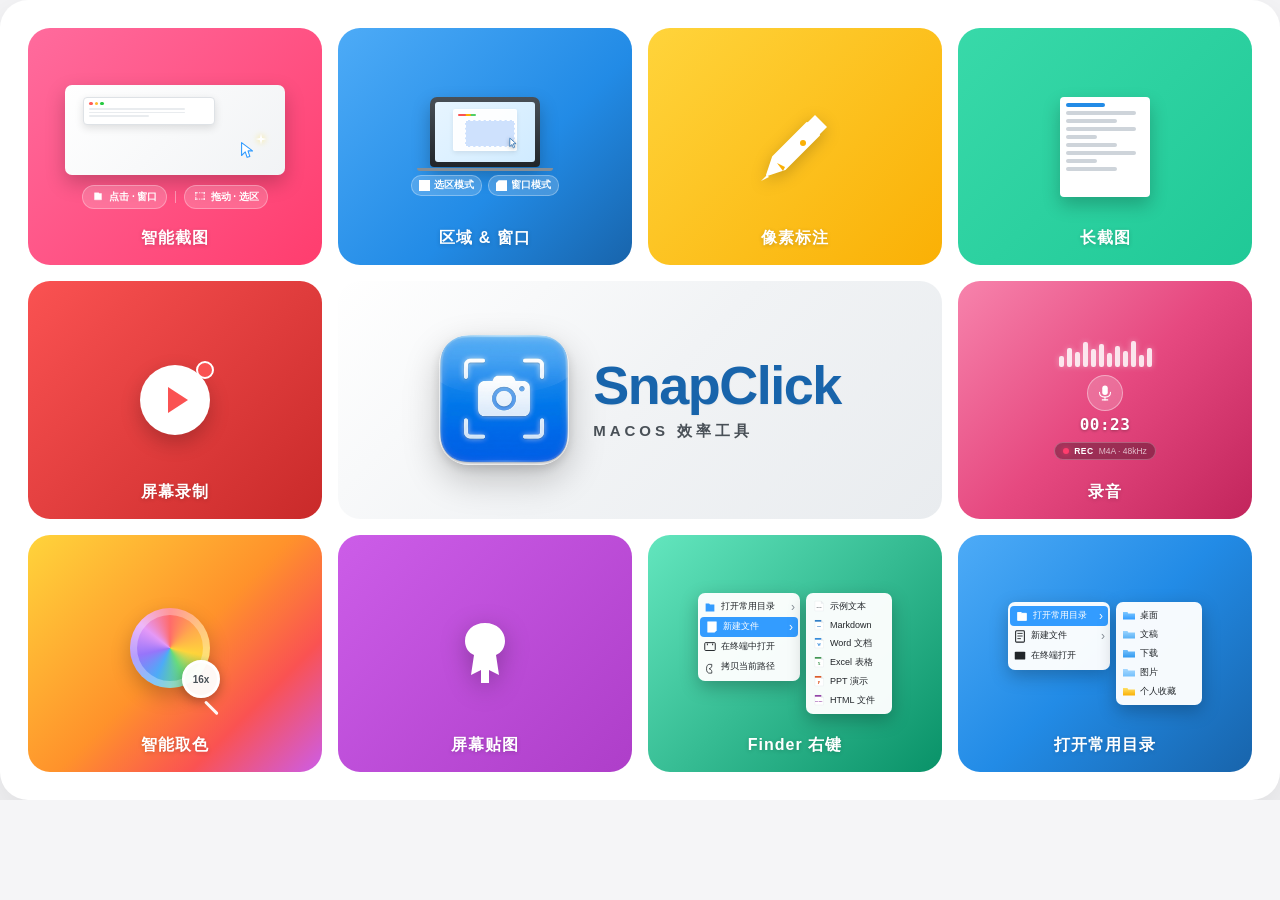
<file: Promotional/snapclick_promo.html>
<!DOCTYPE html>
<html lang="zh-CN">
<head>
<meta charset="UTF-8">
<title>SnapClick - App Store 宣传图</title>
<style>
  * { margin: 0; padding: 0; box-sizing: border-box; -webkit-font-smoothing: antialiased; }

  html, body {
    background: #f5f5f7;
    font-family: -apple-system, "PingFang SC", "SF Pro SC", "Helvetica Neue", sans-serif;
    width: 1280px;
    height: 800px;
    overflow: hidden;
  }

  .banner {
    width: 1280px;
    height: 800px;
    background: #ffffff;
    border-radius: 28px;
    padding: 28px;
    box-shadow: 0 20px 60px rgba(0, 0, 0, 0.12);
    display: grid;
    grid-template-columns: repeat(4, 1fr);
    grid-template-rows: repeat(3, 1fr);
    gap: 16px;
  }

  .card {
    border-radius: 22px;
    position: relative;
    overflow: hidden;
    display: flex;
    align-items: center;
    justify-content: center;
    cursor: default;
    transition: transform 0.3s ease;
  }

  .card.wide { grid-column: span 2; }

  .card-content {
    position: relative;
    z-index: 2;
    display: flex;
    flex-direction: column;
    align-items: center;
    justify-content: center;
    text-align: center;
    color: #fff;
    height: 100%;
    width: 100%;
    overflow: hidden;
    padding: 16px;
  }

  .card .label {
    position: absolute;
    bottom: 16px;
    left: 0;
    right: 0;
    text-align: center;
    font-size: 16px;
    font-weight: 600;
    color: #fff;
    letter-spacing: 1px;
    z-index: 5;
    text-shadow: 0 1px 4px rgba(0, 0, 0, 0.18);
  }

  /* ---------- 渐变色 ---------- */
  .g1 { background: linear-gradient(135deg, #ff6b9d 0%, #ff3d6e 100%); }
  .g23 { background: linear-gradient(135deg, #4dabf7 0%, #228be6 60%, #1864ab 100%); }
  .g4 { background: linear-gradient(135deg, #ffd43b 0%, #fab005 100%); }
  .g5 { background: linear-gradient(135deg, #38d9a9 0%, #20c997 100%); }
  .g-logo { background: linear-gradient(135deg, #ffffff 0%, #f1f3f5 50%, #e9ecef 100%); }
  .g7 { background: linear-gradient(135deg, #fa5252 0%, #c92a2a 100%); }
  .g-rec { background: linear-gradient(135deg, #f783ac 0%, #e64980 50%, #c2255c 100%); }
  .g9 { background: linear-gradient(135deg, #cc5de8 0%, #ae3ec9 100%); }
  .g-color { background: linear-gradient(135deg, #ffd43b 0%, #ff922b 50%, #fa5252 75%, #cc5de8 100%); }
  .g-finder { background: linear-gradient(135deg, #63e6be 0%, #099268 100%); }
  .g-fav { background: linear-gradient(135deg, #4dabf7 0%, #228be6 50%, #1864ab 100%); }

  /* ---------- Logo 卡片 ---------- */
  .logo-wrap {
    display: flex;
    flex-direction: row;
    align-items: center;
    justify-content: center;
    gap: 24px;
    width: 100%;
    height: 100%;
  }
  .logo-img {
    width: 130px;
    height: 130px;
    border-radius: 30px;
    box-shadow: 0 14px 36px rgba(0, 0, 0, 0.22), 0 4px 10px rgba(0, 0, 0, 0.12);
    flex-shrink: 0;
  }
  .logo-text-block {
    display: flex;
    flex-direction: column;
    align-items: flex-start;
    justify-content: center;
  }
  .logo-text {
    font-size: 54px;
    font-weight: 800;
    color: #1864ab;
    letter-spacing: -1.5px;
    text-shadow: 0 1px 2px rgba(0, 0, 0, 0.05);
    line-height: 1;
  }
  .logo-sub {
    font-size: 15px;
    font-weight: 700;
    color: #495057;
    letter-spacing: 4px;
    text-transform: uppercase;
    margin-top: 10px;
  }

  /* ---------- 真实主窗口卡片 ---------- */
  .real-window {
    width: 75%;
    max-width: 200px;
    background: #fff;
    border-radius: 8px;
    box-shadow: 0 10px 24px rgba(0, 0, 0, 0.22);
    overflow: hidden;
  }
  .real-window .traffic {
    background: #f6f6f6;
    height: 18px;
    display: flex;
    align-items: center;
    padding: 0 8px;
    gap: 4px;
    border-bottom: 1px solid #e9ecef;
  }
  .real-window .traffic span {
    width: 7px;
    height: 7px;
    border-radius: 50%;
  }
  .real-window .traffic span:nth-child(1) { background: #ff5f57; }
  .real-window .traffic span:nth-child(2) { background: #ffbd2e; }
  .real-window .traffic span:nth-child(3) { background: #28ca42; }
  .real-window .body {
    padding: 8px 10px;
    font-size: 8px;
    color: #212529;
    line-height: 1.5;
  }
  .real-window .body .section-title {
    font-size: 9px;
    font-weight: 700;
    margin-bottom: 5px;
    color: #212529;
  }
  .real-window .body .item {
    display: flex;
    align-items: center;
    gap: 6px;
    padding: 4px 0;
    border-bottom: 0.5px solid #f1f3f5;
  }
  .real-window .body .item:last-child { border-bottom: none; }
  .real-window .body .icon-circle {
    width: 14px;
    height: 14px;
    border-radius: 50%;
    flex-shrink: 0;
  }
  .real-window .body .item-text { flex: 1; }
  .real-window .body .item-text .name { font-weight: 600; font-size: 7.5px; }
  .real-window .body .item-text .desc { font-size: 6px; color: #868e96; }

  /* ---------- 智能截图卡片（自动识别点击/拖动） ---------- */
  .smart-mockup {
    width: 88%;
    max-width: 220px;
    display: flex;
    flex-direction: column;
    align-items: center;
    gap: 10px;
  }
  .smart-screen {
    width: 100%;
    height: 90px;
    background: linear-gradient(135deg, #fff 0%, #f1f3f5 100%);
    border-radius: 7px;
    box-shadow: 0 8px 20px rgba(0, 0, 0, 0.22);
    position: relative;
    padding: 8px 10px;
    overflow: hidden;
  }
  .smart-window {
    position: absolute;
    top: 12px;
    left: 18px;
    width: 60%;
    background: #fff;
    border: 0.5px solid #dee2e6;
    border-radius: 4px;
    padding: 4px 5px 5px 5px;
    box-shadow: 0 3px 8px rgba(0, 0, 0, 0.12);
  }
  .smart-tbar {
    display: flex;
    gap: 2px;
    margin-bottom: 3px;
  }
  .smart-tbar span {
    width: 3.5px;
    height: 3.5px;
    border-radius: 50%;
  }
  .smart-tbar span:nth-child(1) { background: #ff5f57; }
  .smart-tbar span:nth-child(2) { background: #ffbd2e; }
  .smart-tbar span:nth-child(3) { background: #28ca42; }
  .smart-wline {
    height: 1.5px;
    background: #e9ecef;
    border-radius: 1px;
    margin-bottom: 2px;
    width: 80%;
  }
  .smart-wline.short { width: 50%; }
  .smart-cursor {
    position: absolute;
    right: 26px;
    bottom: 14px;
    width: 22px;
    height: 22px;
  }
  .smart-cursor svg { width: 100%; height: 100%; }
  .smart-sparkle {
    position: absolute;
    top: -8px;
    right: -8px;
    width: 12px;
    height: 12px;
    filter: drop-shadow(0 0 3px rgba(255, 215, 0, 0.6));
  }
  .smart-sparkle svg { width: 100%; height: 100%; }
  .smart-modes {
    display: flex;
    align-items: center;
    gap: 8px;
    color: #fff;
    font-size: 10px;
    font-weight: 600;
  }
  .smart-mode {
    display: flex;
    align-items: center;
    gap: 4px;
    background: rgba(255, 255, 255, 0.18);
    border: 0.5px solid rgba(255, 255, 255, 0.3);
    padding: 4px 8px;
    border-radius: 12px;
    backdrop-filter: blur(8px);
    -webkit-backdrop-filter: blur(8px);
  }
  .smart-mode-icon { width: 14px; height: 14px; display: flex; align-items: center; }
  .smart-mode-icon svg { width: 100%; height: 100%; }
  .smart-mode-label { white-space: nowrap; }
  .smart-divider {
    width: 1px;
    height: 12px;
    background: rgba(255, 255, 255, 0.4);
  }

  /* ---------- 区域 & 窗口（合并卡） ---------- */
  .region-window-mockup {
    width: 88%;
    max-width: 220px;
    display: flex;
    flex-direction: column;
    align-items: center;
    gap: 8px;
  }
  .rw-top { width: 100%; display: flex; justify-content: center; }
  .rw-macbook {
    width: 110px;
    height: 70px;
    background: linear-gradient(180deg, #495057 0%, #212529 100%);
    border-radius: 7px 7px 4px 4px;
    padding: 5px;
    position: relative;
    box-shadow: 0 8px 18px rgba(0, 0, 0, 0.25);
  }
  .rw-macbook::after {
    content: '';
    position: absolute;
    bottom: -4px;
    left: -12%;
    right: -12%;
    height: 3px;
    background: #868e96;
    border-radius: 0 0 5px 5px;
  }
  .rw-screen {
    width: 100%;
    height: 100%;
    background: linear-gradient(135deg, #e7f5ff 0%, #d0ebff 100%);
    border-radius: 3px;
    position: relative;
    overflow: hidden;
  }
  .rw-window-frame {
    position: absolute;
    top: 12%;
    left: 18%;
    right: 18%;
    bottom: 18%;
    background: rgba(255, 255, 255, 0.92);
    border-radius: 2px;
    border: 1px solid rgba(255, 255, 255, 0.7);
    box-shadow: 0 2px 5px rgba(0, 0, 0, 0.08);
  }
  .rw-window-frame::before {
    content: '';
    position: absolute;
    top: 4px;
    left: 4px;
    width: 8px;
    height: 2px;
    background: #fa5252;
    border-radius: 1px;
    box-shadow: 5px 0 0 #fab005, 10px 0 0 #51cf66;
  }
  .rw-selection {
    position: absolute;
    top: 30%;
    left: 30%;
    right: 20%;
    bottom: 25%;
    border: 1.5px dashed #fff;
    background: rgba(69, 141, 247, 0.25);
    border-radius: 1px;
  }
  .rw-cursor {
    position: absolute;
    bottom: 12px;
    right: 14px;
    width: 14px;
    height: 14px;
  }
  .rw-cursor svg { width: 100%; height: 100%; filter: drop-shadow(0 1px 2px rgba(0, 0, 0, 0.3)); }
  .rw-modes {
    display: flex;
    gap: 6px;
    color: #fff;
    font-size: 9.5px;
    font-weight: 600;
  }
  .rw-mode {
    display: flex;
    align-items: center;
    gap: 4px;
    background: rgba(255, 255, 255, 0.18);
    border: 0.5px solid rgba(255, 255, 255, 0.3);
    padding: 3px 7px;
    border-radius: 10px;
    backdrop-filter: blur(8px);
    -webkit-backdrop-filter: blur(8px);
  }
  .rw-mode-icon {
    width: 11px;
    height: 11px;
    display: inline-block;
  }
  .rw-icon-region {
    background: #fff;
    -webkit-mask: radial-gradient(circle 2px at 0 0, transparent 99%, #000 100%) 0 0/3px 3px,
                  linear-gradient(#000, #000) 0 0/100% 100%;
    mask: radial-gradient(circle 2px at 0 0, transparent 99%, #000 100%) 0 0/3px 3px,
          linear-gradient(#000, #000) 0 0/100% 100%;
  }
  .rw-icon-window {
    background: #fff;
    clip-path: polygon(0 25%, 25% 0, 100% 0, 100% 100%, 0 100%);
  }

  /* ---------- 录音卡片 ---------- */
  .audio-mockup {
    width: 88%;
    max-width: 220px;
    display: flex;
    flex-direction: column;
    align-items: center;
    gap: 8px;
  }
  .audio-bars {
    display: flex;
    gap: 3px;
    align-items: flex-end;
    height: 28px;
    padding: 0 4px;
  }
  .audio-bars span {
    display: block;
    width: 5px;
    background: rgba(255, 255, 255, 0.85);
    border-radius: 2px;
    box-shadow: 0 0 6px rgba(255, 255, 255, 0.4);
  }
  .audio-bars span:nth-child(1) { height: 40%; }
  .audio-bars span:nth-child(2) { height: 70%; }
  .audio-bars span:nth-child(3) { height: 55%; }
  .audio-bars span:nth-child(4) { height: 90%; }
  .audio-bars span:nth-child(5) { height: 65%; }
  .audio-bars span:nth-child(6) { height: 85%; }
  .audio-bars span:nth-child(7) { height: 50%; }
  .audio-bars span:nth-child(8) { height: 75%; }
  .audio-bars span:nth-child(9) { height: 60%; }
  .audio-bars span:nth-child(10) { height: 95%; }
  .audio-bars span:nth-child(11) { height: 45%; }
  .audio-bars span:nth-child(12) { height: 70%; }
  .audio-center {
    display: flex;
    flex-direction: column;
    align-items: center;
    gap: 4px;
  }
  .audio-mic {
    width: 36px;
    height: 36px;
    background: rgba(255, 255, 255, 0.2);
    border: 1px solid rgba(255, 255, 255, 0.4);
    border-radius: 50%;
    display: flex;
    align-items: center;
    justify-content: center;
    backdrop-filter: blur(8px);
    -webkit-backdrop-filter: blur(8px);
  }
  .audio-mic svg { width: 22px; height: 22px; }
  .audio-time {
    font-family: -apple-system, "SF Mono", monospace;
    font-size: 16px;
    font-weight: 700;
    color: #fff;
    text-shadow: 0 1px 3px rgba(0, 0, 0, 0.3);
    letter-spacing: 0.5px;
  }
  .audio-hud-bar {
    display: flex;
    align-items: center;
    gap: 5px;
    background: rgba(0, 0, 0, 0.3);
    border: 0.5px solid rgba(255, 255, 255, 0.25);
    padding: 3px 8px;
    border-radius: 10px;
    font-size: 8.5px;
    color: #fff;
    font-weight: 600;
    backdrop-filter: blur(8px);
    -webkit-backdrop-filter: blur(8px);
  }
  .audio-rec-dot {
    width: 6px;
    height: 6px;
    background: #ff3d6e;
    border-radius: 50%;
    box-shadow: 0 0 6px rgba(255, 61, 110, 0.8);
    animation: rec-pulse 1.4s ease-in-out infinite;
  }
  @keyframes rec-pulse {
    0%, 100% { opacity: 1; }
    50% { opacity: 0.4; }
  }
  .audio-status { letter-spacing: 0.5px; }
  .audio-quality { color: rgba(255, 255, 255, 0.7); font-weight: 500; }

  /* ---------- 区域 & 窗口截图（双 MacBook 组合） ---------- */
  .macbook-pair {
    display: flex;
    gap: 8px;
    align-items: center;
  }
  .macbook-mini {
    width: 80px;
    height: 56px;
    background: linear-gradient(180deg, #495057 0%, #212529 100%);
    border-radius: 6px 6px 3px 3px;
    position: relative;
    padding: 4px;
    box-shadow: 0 6px 14px rgba(0, 0, 0, 0.22);
  }
  .macbook-mini::after {
    content: '';
    position: absolute;
    bottom: -3px;
    left: -10%;
    right: -10%;
    height: 3px;
    background: #868e96;
    border-radius: 0 0 4px 4px;
  }
  .macbook-mini .mini-screen {
    width: 100%;
    height: 100%;
    border-radius: 2px;
    position: relative;
  }
  .macbook-mini.left .mini-screen { background: linear-gradient(135deg, #ff8fa3, #ffa8a8); }
  .macbook-mini.right .mini-screen { background: linear-gradient(135deg, #ffe066, #ffa94d); }
  .mini-sel {
    position: absolute;
    border: 1.2px solid #fff;
    background: rgba(255, 255, 255, 0.2);
    width: 65%;
    height: 50%;
    top: 25%;
    left: 17%;
  }
  .mini-window {
    position: absolute;
    top: 18%;
    left: 12%;
    right: 12%;
    bottom: 22%;
    background: rgba(255, 255, 255, 0.85);
    border-radius: 2px;
    border: 1px solid #fff;
  }
  .mini-window::before {
    content: '';
    position: absolute;
    top: 0;
    left: 0;
    right: 0;
    height: 25%;
    background: rgba(0, 0, 0, 0.05);
    border-radius: 2px 2px 0 0;
  }

  /* 拆分后单张 MacBook */
  .macbook-single {
    width: 120px;
    height: 80px;
    position: relative;
    display: flex;
    align-items: center;
    justify-content: center;
  }
  .macbook-single .mini-screen {
    width: 110px;
    height: 72px;
    background: #fff;
    border-radius: 4px;
    box-shadow: 0 6px 16px rgba(0, 0, 0, 0.25);
    position: relative;
    overflow: hidden;
  }
  .macbook-single .mini-screen::after {
    content: '';
    position: absolute;
    bottom: -6px;
    left: 50%;
    transform: translateX(-50%);
    width: 124px;
    height: 6px;
    background: linear-gradient(180deg, #495057, #212529);
    border-radius: 0 0 4px 4px;
  }
  .macbook-single .mini-sel {
    position: absolute;
    top: 20px;
    left: 22px;
    right: 22px;
    bottom: 14px;
    background: rgba(255, 145, 43, 0.12);
    border: 2px dashed #ff922b;
    border-radius: 2px;
  }
  .macbook-single .crosshair {
    position: absolute;
    top: 50%;
    left: 50%;
    width: 10px;
    height: 10px;
    transform: translate(-50%, -50%);
    border-radius: 50%;
    background: #ff922b;
    box-shadow: 0 0 0 2px rgba(255, 145, 43, 0.3);
    z-index: 2;
  }
  .macbook-single .crosshair::before,
  .macbook-single .crosshair::after {
    content: '';
    position: absolute;
    background: #ff922b;
  }
  .macbook-single .crosshair::before {
    top: 50%;
    left: -8px;
    right: -8px;
    height: 1.5px;
    transform: translateY(-50%);
  }
  .macbook-single .crosshair::after {
    left: 50%;
    top: -8px;
    bottom: -8px;
    width: 1.5px;
    transform: translateX(-50%);
  }
  .macbook-single.window-mode .mini-screen {
    background: linear-gradient(135deg, #fff5e6, #ffe8cc);
  }
  .macbook-single .mini-window-frame {
    position: absolute;
    top: 16px;
    left: 14px;
    right: 14px;
    bottom: 12px;
    background: rgba(255, 255, 255, 0.9);
    border: 2px solid #ff922b;
    border-radius: 4px;
    box-shadow: 0 4px 12px rgba(0, 0, 0, 0.2);
  }
  .macbook-single .mini-window-frame::before {
    content: '';
    position: absolute;
    top: 5px;
    left: 6px;
    width: 4px;
    height: 4px;
    border-radius: 50%;
    background: #ff6b6b;
    box-shadow: 8px 0 0 #ffd43b, 16px 0 0 #51cf66;
  }

  /* ---------- 标注 - 画笔 ---------- */
  .brush-icon {
    width: 80px;
    height: 80px;
    position: relative;
  }
  .brush-icon svg {
    width: 100%;
    height: 100%;
    filter: drop-shadow(0 4px 8px rgba(0, 0, 0, 0.2));
  }

  /* ---------- 长截图 ---------- */
  .long-page {
    width: 90px;
    height: 100px;
    background: #fff;
    border-radius: 4px;
    box-shadow: 0 8px 18px rgba(0, 0, 0, 0.22);
    padding: 6px;
    display: flex;
    flex-direction: column;
    gap: 4px;
  }
  .long-page .bar {
    height: 4px;
    background: #ced4da;
    border-radius: 2px;
  }
  .long-page .bar.long { width: 90%; }
  .long-page .bar.med { width: 65%; }
  .long-page .bar.short { width: 40%; }
  .long-page .bar.colored { background: #fff; }

  /* ---------- 屏幕录制 ---------- */
  .rec-circle {
    width: 70px;
    height: 70px;
    background: #fff;
    border-radius: 50%;
    display: flex;
    align-items: center;
    justify-content: center;
    box-shadow: 0 8px 20px rgba(0, 0, 0, 0.22);
    position: relative;
  }
  .rec-circle::before {
    content: '';
    width: 0;
    height: 0;
    border-left: 20px solid #fa5252;
    border-top: 13px solid transparent;
    border-bottom: 13px solid transparent;
    margin-left: 5px;
  }
  .rec-circle::after {
    content: '';
    position: absolute;
    top: -4px;
    right: -4px;
    width: 14px;
    height: 14px;
    background: #fa5252;
    border-radius: 50%;
    border: 2px solid #fff;
    animation: pulse 1.5s infinite;
  }
  @keyframes pulse {
    0%, 100% { opacity: 1; transform: scale(1); }
    50% { opacity: 0.6; transform: scale(1.15); }
  }

  /* ---------- 录音 ---------- */
  .mic-icon {
    width: 60px;
    height: 60px;
    background: rgba(255, 255, 255, 0.95);
    border-radius: 50%;
    display: flex;
    align-items: center;
    justify-content: center;
    box-shadow: 0 6px 16px rgba(0, 0, 0, 0.22);
  }
  .mic-icon svg {
    width: 32px;
    height: 32px;
  }

  /* ---------- 智能取色放大镜 ---------- */
  .color-picker-wrap {
    position: relative;
    width: 90px;
    height: 90px;
  }
  .color-wheel {
    width: 80px;
    height: 80px;
    border-radius: 50%;
    background: conic-gradient(
      from 0deg,
      #ff6b6b, #ffa94d, #ffd43b, #69db7c, #4dabf7, #9775fa, #e599f7, #ff6b6b
    );
    box-shadow: 0 8px 20px rgba(0, 0, 0, 0.22), inset 0 0 0 7px rgba(255, 255, 255, 0.3);
    position: absolute;
    top: 0;
    left: 0;
  }
  .magnifier {
    position: absolute;
    bottom: 0;
    right: 0;
    width: 38px;
    height: 38px;
    background: rgba(255, 255, 255, 0.95);
    border-radius: 50%;
    border: 3px solid #fff;
    box-shadow: 0 4px 12px rgba(0, 0, 0, 0.3);
    display: flex;
    align-items: center;
    justify-content: center;
    font-size: 10px;
    font-weight: 700;
    color: #495057;
  }
  .magnifier::after {
    content: '';
    position: absolute;
    bottom: -8px;
    right: -6px;
    width: 18px;
    height: 3px;
    background: rgba(255, 255, 255, 0.95);
    transform: rotate(45deg);
    transform-origin: left center;
    border-radius: 2px;
  }

  /* ---------- 屏幕贴图 ---------- */
  .pin-icon {
    width: 76px;
    height: 76px;
    position: relative;
  }
  .pin-icon svg {
    width: 100%;
    height: 100%;
    filter: drop-shadow(0 6px 12px rgba(0, 0, 0, 0.25));
  }

  /* ---------- Finder 右键增强 ---------- */
  .finder-wrap {
    position: relative;
    width: 130px;
    height: 90px;
  }
  .finder-folder {
    width: 80px;
    height: 64px;
    background: #fff;
    border-radius: 6px;
    position: absolute;
    top: 8px;
    left: 0;
    box-shadow: 0 6px 16px rgba(0, 0, 0, 0.2);
    display: flex;
    flex-direction: column;
    padding: 8px;
    gap: 4px;
  }
  .finder-folder .folder-tab {
    width: 30px;
    height: 6px;
    background: #adb5bd;
    border-radius: 2px 2px 0 0;
    position: absolute;
    top: -3px;
    left: 6px;
  }
  .finder-folder .line {
    height: 3px;
    background: #dee2e6;
    border-radius: 2px;
  }
  .finder-folder .line:nth-child(2) { width: 70%; }
  .finder-folder .line:nth-child(3) { width: 50%; }
  .finder-folder .line:nth-child(4) { width: 80%; }
  .context-menu {
    position: absolute;
    bottom: 0;
    right: 0;
    background: rgba(255, 255, 255, 0.97);
    border-radius: 6px;
    padding: 4px 0;
    box-shadow: 0 6px 18px rgba(0, 0, 0, 0.25);
    min-width: 56px;
  }
  .context-menu .item {
    padding: 4px 10px;
    font-size: 9px;
    color: #212529;
    text-align: left;
  }
  .context-menu .item.highlight {
    background: #228be6;
    color: #fff;
    border-radius: 3px;
    margin: 0 3px;
  }
  .context-cursor {
    position: absolute;
    bottom: 4px;
    right: 8px;
    width: 12px;
    height: 16px;
    background: #fff;
    clip-path: polygon(0 0, 0 100%, 35% 70%, 50% 100%, 65% 95%, 50% 65%, 80% 60%);
    filter: drop-shadow(0 1px 2px rgba(0, 0, 0, 0.3));
  }

  /* ---------- 打开常用目录（参照真实 Finder 右键菜单） ---------- */
  .ctx-pair {
    display: flex;
    gap: 6px;
    align-items: flex-start;
  }
  .ctx-main {
    width: 102px;
    background: rgba(255, 255, 255, 0.96);
    border-radius: 7px;
    box-shadow: 0 6px 18px rgba(0, 0, 0, 0.25);
    padding: 4px 0;
  }
  .ctx-main .ctx-item {
    display: flex;
    align-items: center;
    gap: 4px;
    padding: 3px 5px;
    font-size: 8.5px;
    color: #212529;
    font-weight: 500;
    white-space: nowrap;
    overflow: hidden;
    text-overflow: ellipsis;
  }
  .ctx-main .ctx-item .ctx-icon {
    width: 14px;
    height: 14px;
    display: flex;
    align-items: center;
    justify-content: center;
    flex-shrink: 0;
  }
  .ctx-main .ctx-item .ctx-icon svg { width: 14px; height: 14px; }
  .ctx-main .ctx-item .arrow {
    margin-left: auto;
    color: #868e96;
    font-size: 12px;
    line-height: 1;
  }
  .ctx-main .ctx-item.highlighted {
    background: #339cff;
    color: #fff;
    border-radius: 4px;
    margin: 0 2px;
  }
  .ctx-main .ctx-item.highlighted .arrow { color: #fff; }
  .ctx-main .ctx-item.highlighted .ctx-icon svg { filter: brightness(0) invert(1); }
  .ctx-main .ctx-item.highlighted .ctx-icon svg path,
  .ctx-main .ctx-item.highlighted .ctx-icon svg rect,
  .ctx-main .ctx-item.highlighted .ctx-icon svg line { fill: #fff; stroke: #fff; }

  .ctx-sub {
    width: 86px;
    background: rgba(255, 255, 255, 0.96);
    border-radius: 7px;
    box-shadow: 0 6px 18px rgba(0, 0, 0, 0.25);
    padding: 4px 0;
  }
  .ctx-sub .ctx-dir {
    display: flex;
    align-items: center;
    gap: 4px;
    padding: 3px 6px;
    font-size: 9px;
    color: #212529;
    font-weight: 500;
    white-space: nowrap;
    overflow: hidden;
    text-overflow: ellipsis;
  }
  .ctx-sub .ctx-dir .folder-ic {
    width: 14px;
    height: 12px;
    flex-shrink: 0;
    display: flex;
    align-items: center;
    justify-content: center;
  }
  .ctx-sub .ctx-dir .folder-ic svg { width: 14px; height: 12px; }
</style>
</head>
<body>
  <div class="banner">

    <!-- Row 1 -->
    <!-- 1. 智能截图 - 自动识别点击(窗口) / 拖动(选区) -->
    <div class="card g1">
      <div class="card-content">
        <div class="smart-mockup">
          <div class="smart-screen">
            <div class="smart-window">
              <div class="smart-tbar"><span></span><span></span><span></span></div>
              <div class="smart-wline"></div>
              <div class="smart-wline"></div>
              <div class="smart-wline short"></div>
            </div>
            <div class="smart-cursor">
              <svg viewBox="0 0 24 24" fill="none">
                <path d="M 5 4 L 5 18 L 9 14 L 11 20 L 14 19 L 12 13 L 17 13 Z" fill="#fff" stroke="#339cff" stroke-width="1.2" stroke-linejoin="round"/>
              </svg>
              <span class="smart-sparkle">
                <svg viewBox="0 0 16 16" fill="none">
                  <path d="M 8 1 L 9.5 6.5 L 15 8 L 9.5 9.5 L 8 15 L 6.5 9.5 L 1 8 L 6.5 6.5 Z" fill="#fff"/>
                </svg>
              </span>
            </div>
          </div>
          <div class="smart-modes">
            <div class="smart-mode">
              <span class="smart-mode-icon">
                <svg viewBox="0 0 20 20" fill="none">
                  <path d="M 5 4 L 11 4 L 12 5 L 15 5 L 15 14 L 5 14 Z" fill="#fff" stroke="rgba(255,255,255,0.7)" stroke-width="0.8"/>
                </svg>
              </span>
              <span class="smart-mode-label">点击 · 窗口</span>
            </div>
            <div class="smart-divider"></div>
            <div class="smart-mode">
              <span class="smart-mode-icon">
                <svg viewBox="0 0 20 20" fill="none">
                  <rect x="4" y="4" width="12" height="9" rx="1" fill="none" stroke="#fff" stroke-width="1.2" stroke-dasharray="2,1.5"/>
                  <circle cx="4" cy="4" r="1.2" fill="#fff"/>
                  <circle cx="16" cy="4" r="1.2" fill="#fff"/>
                  <circle cx="4" cy="13" r="1.2" fill="#fff"/>
                  <circle cx="16" cy="13" r="1.2" fill="#fff"/>
                </svg>
              </span>
              <span class="smart-mode-label">拖动 · 选区</span>
            </div>
          </div>
        </div>
      </div>
      <div class="label">智能截图</div>
    </div>

    <!-- 2. 区域 & 窗口 (合并：选区模式 + 窗口模式) -->
    <div class="card g23">
      <div class="card-content">
        <div class="region-window-mockup">
          <div class="rw-top">
            <div class="rw-macbook">
              <div class="rw-screen">
                <div class="rw-window-frame"></div>
                <div class="rw-selection"></div>
                <div class="rw-cursor">
                  <svg viewBox="0 0 20 20" fill="none">
                    <path d="M 4 3 L 4 15 L 7 12 L 9 17 L 11 16 L 9 11 L 13 11 Z" fill="#fff" stroke="#1864ab" stroke-width="1" stroke-linejoin="round"/>
                  </svg>
                </div>
              </div>
            </div>
          </div>
          <div class="rw-modes">
            <div class="rw-mode">
              <span class="rw-mode-icon rw-icon-region"></span>
              <span>选区模式</span>
            </div>
            <div class="rw-mode">
              <span class="rw-mode-icon rw-icon-window"></span>
              <span>窗口模式</span>
            </div>
          </div>
        </div>
      </div>
      <div class="label">区域 & 窗口</div>
    </div>

    <!-- 3. 像素标注 -->
    <div class="card g4">
      <div class="card-content">
        <div class="brush-icon">
          <svg viewBox="0 0 80 80" fill="none">
            <path d="M 12 68 L 18 50 L 52 16 L 64 28 L 30 62 Z" fill="#fff" stroke="#fff" stroke-width="2" stroke-linejoin="round"/>
            <path d="M 52 16 L 60 8 L 72 20 L 64 28 Z" fill="#fff"/>
            <path d="M 12 68 L 6 74 L 14 70 Z" fill="#fff"/>
            <circle cx="48" cy="36" r="3" fill="#fab005"/>
            <path d="M 22 56 L 30 60 L 28 64 Z" fill="#fab005"/>
          </svg>
        </div>
      </div>
      <div class="label">像素标注</div>
    </div>

    <!-- 4. 长截图 (R1C4) -->
    <div class="card g5">
      <div class="card-content">
        <div class="long-page">
          <div class="bar colored" style="width: 50%; background: #228be6;"></div>
          <div class="bar long"></div>
          <div class="bar med"></div>
          <div class="bar long"></div>
          <div class="bar short"></div>
          <div class="bar med"></div>
          <div class="bar long"></div>
          <div class="bar short"></div>
          <div class="bar med"></div>
        </div>
      </div>
      <div class="label">长截图</div>
    </div>

    <!-- Row 2 -->
    <!-- 4. 屏幕录制 (左) -->
    <div class="card g7">
      <div class="card-content">
        <div class="rec-circle"></div>
      </div>
      <div class="label">屏幕录制</div>
    </div>

    <!-- 5 + 6. SnapClick Logo (中, 2 cells) -->
    <div class="card wide g-logo">
      <div class="card-content">
        <div class="logo-wrap">
          <img class="logo-img" src="screenshots/app_icon_hd.png" alt="SnapClick"/>
          <div class="logo-text-block">
            <div class="logo-text">SnapClick</div>
            <div class="logo-sub">macOS 效率工具</div>
          </div>
        </div>
      </div>
    </div>

    <!-- 7. 长截图 (右) - 已移动到 R1C4, 此处不再需要 -->

    <!-- 8. 录音 (新增 - R2C2) -->
    <div class="card g-rec">
      <div class="card-content">
        <div class="audio-mockup">
          <div class="audio-bars">
            <span></span><span></span><span></span><span></span>
            <span></span><span></span><span></span><span></span>
            <span></span><span></span><span></span><span></span>
          </div>
          <div class="audio-center">
            <div class="audio-mic">
              <svg viewBox="0 0 32 32" fill="none">
                <rect x="12" y="5" width="8" height="14" rx="4" fill="#fff"/>
                <path d="M 8 15 Q 8 22 16 22 Q 24 22 24 15" stroke="#fff" stroke-width="1.5" fill="none" stroke-linecap="round"/>
                <line x1="16" y1="22" x2="16" y2="26" stroke="#fff" stroke-width="1.5" stroke-linecap="round"/>
                <line x1="12" y1="26" x2="20" y2="26" stroke="#fff" stroke-width="1.5" stroke-linecap="round"/>
              </svg>
            </div>
            <div class="audio-time">00:23</div>
          </div>
          <div class="audio-hud-bar">
            <span class="audio-rec-dot"></span>
            <span class="audio-status">REC</span>
            <span class="audio-quality">M4A · 48kHz</span>
          </div>
        </div>
      </div>
      <div class="label">录音</div>
    </div>

    <!-- Row 3 -->
    <!-- 9. 智能取色 -->
    <div class="card g-color">
      <div class="card-content">
        <div class="color-picker-wrap">
          <div class="color-wheel"></div>
          <div class="magnifier">16x</div>
        </div>
      </div>
      <div class="label">智能取色</div>
    </div>

    <!-- 10. 屏幕贴图 -->
    <div class="card g9">
      <div class="card-content">
        <div class="pin-icon">
          <svg viewBox="0 0 76 76" fill="#fff">
            <path d="M 38 8 C 26 8 18 16 18 26 C 18 33 22 38 27 40 L 24 60 L 34 55 L 34 68 L 42 68 L 42 55 L 52 60 L 49 40 C 54 38 58 33 58 26 C 58 16 50 8 38 8 Z" />
          </svg>
        </div>
      </div>
      <div class="label">屏幕贴图</div>
    </div>

    <!-- 11. Finder 右键增强 (新建文件 + 文件类型子菜单) -->
    <div class="card g-finder">
      <div class="card-content">
        <div class="ctx-pair">
          <div class="ctx-main">
            <div class="ctx-item">
              <span class="ctx-icon">
                <svg viewBox="0 0 16 16" fill="none">
                  <path d="M 3 4 L 7 4 L 8 5 L 13 5 L 13 13 L 3 13 Z" fill="#339cff"/>
                </svg>
              </span>
              <span>打开常用目录</span>
              <span class="arrow">›</span>
            </div>
            <div class="ctx-item highlighted">
              <span class="ctx-icon">
                <svg viewBox="0 0 16 16" fill="none">
                  <path d="M 3 2 L 13 2 L 13 12 L 11 14 L 3 14 Z" fill="#fff" stroke="#fff" stroke-width="0.6"/>
                  <line x1="5" y1="5" x2="11" y2="5" stroke="#339cff" stroke-width="0.8"/>
                  <line x1="5" y1="7.5" x2="11" y2="7.5" stroke="#339cff" stroke-width="0.8"/>
                  <line x1="5" y1="10" x2="9" y2="10" stroke="#339cff" stroke-width="0.8"/>
                </svg>
              </span>
              <span>新建文件</span>
              <span class="arrow">›</span>
            </div>
            <div class="ctx-item">
              <span class="ctx-icon">
                <svg viewBox="0 0 16 16" fill="none">
                  <rect x="2" y="3" width="12" height="9" rx="1" fill="none" stroke="#212529" stroke-width="1.1"/>
                  <line x1="5" y1="6" x2="5" y2="4" stroke="#212529" stroke-width="1.1"/>
                  <line x1="11" y1="6" x2="11" y2="4" stroke="#212529" stroke-width="1.1"/>
                </svg>
              </span>
              <span>在终端中打开</span>
            </div>
            <div class="ctx-item">
              <span class="ctx-icon">
                <svg viewBox="0 0 16 16" fill="none">
                  <path d="M 4 5 L 7 5 L 7 7 C 7 8.5 5.5 9.5 4 10 C 5.5 10.5 7 11.5 7 13 L 7 15 L 4 15 C 2.5 15 1 13.5 1 10 C 1 6.5 2.5 5 4 5 Z" fill="none" stroke="#212529" stroke-width="0.9" transform="translate(3,0)"/>
                </svg>
              </span>
              <span>拷贝当前路径</span>
            </div>
          </div>
          <div class="ctx-sub">
            <div class="ctx-dir">
              <span class="folder-ic">
                <svg viewBox="0 0 16 16" fill="none">
                  <path d="M 2.5 1.5 L 11 1.5 L 14 4.5 L 14 14.5 L 2.5 14.5 Z" fill="#fff" stroke="#dee2e6" stroke-width="0.4"/>
                  <path d="M 11 1.5 L 14 4.5 L 11 4.5 Z" fill="#e9ecef" stroke="#dee2e6" stroke-width="0.4"/>
                  <text x="8" y="11" font-size="3.6" font-weight="800" fill="#495057" text-anchor="middle" font-family="-apple-system">TXT</text>
                </svg>
              </span>
              <span>示例文本</span>
            </div>
            <div class="ctx-dir">
              <span class="folder-ic">
                <svg viewBox="0 0 16 16" fill="none">
                  <path d="M 2.5 1.5 L 11 1.5 L 14 4.5 L 14 14.5 L 2.5 14.5 Z" fill="#fff" stroke="#dee2e6" stroke-width="0.4"/>
                  <path d="M 11 1.5 L 14 4.5 L 11 4.5 Z" fill="#e9ecef" stroke="#dee2e6" stroke-width="0.4"/>
                  <rect x="2.5" y="1.5" width="8.5" height="2" fill="#1971c2"/>
                  <text x="8" y="11" font-size="3.4" font-weight="800" fill="#1971c2" text-anchor="middle" font-family="-apple-system">MD</text>
                </svg>
              </span>
              <span>Markdown</span>
            </div>
            <div class="ctx-dir">
              <span class="folder-ic">
                <svg viewBox="0 0 16 16" fill="none">
                  <path d="M 2.5 1.5 L 11 1.5 L 14 4.5 L 14 14.5 L 2.5 14.5 Z" fill="#fff" stroke="#dee2e6" stroke-width="0.4"/>
                  <path d="M 11 1.5 L 14 4.5 L 11 4.5 Z" fill="#e9ecef" stroke="#dee2e6" stroke-width="0.4"/>
                  <rect x="2.5" y="1.5" width="8.5" height="2" fill="#1c7ed6"/>
                  <text x="8" y="11.5" font-size="5" font-weight="900" fill="#1c7ed6" text-anchor="middle" font-family="-apple-system">W</text>
                </svg>
              </span>
              <span>Word 文档</span>
            </div>
            <div class="ctx-dir">
              <span class="folder-ic">
                <svg viewBox="0 0 16 16" fill="none">
                  <path d="M 2.5 1.5 L 11 1.5 L 14 4.5 L 14 14.5 L 2.5 14.5 Z" fill="#fff" stroke="#dee2e6" stroke-width="0.4"/>
                  <path d="M 11 1.5 L 14 4.5 L 11 4.5 Z" fill="#e9ecef" stroke="#dee2e6" stroke-width="0.4"/>
                  <rect x="2.5" y="1.5" width="8.5" height="2" fill="#2b8a3e"/>
                  <text x="8" y="11.5" font-size="5" font-weight="900" fill="#2b8a3e" text-anchor="middle" font-family="-apple-system">X</text>
                </svg>
              </span>
              <span>Excel 表格</span>
            </div>
            <div class="ctx-dir">
              <span class="folder-ic">
                <svg viewBox="0 0 16 16" fill="none">
                  <path d="M 2.5 1.5 L 11 1.5 L 14 4.5 L 14 14.5 L 2.5 14.5 Z" fill="#fff" stroke="#dee2e6" stroke-width="0.4"/>
                  <path d="M 11 1.5 L 14 4.5 L 11 4.5 Z" fill="#e9ecef" stroke="#dee2e6" stroke-width="0.4"/>
                  <rect x="2.5" y="1.5" width="8.5" height="2" fill="#d9480f"/>
                  <text x="8" y="11.5" font-size="5" font-weight="900" fill="#d9480f" text-anchor="middle" font-family="-apple-system">P</text>
                </svg>
              </span>
              <span>PPT 演示</span>
            </div>
            <div class="ctx-dir">
              <span class="folder-ic">
                <svg viewBox="0 0 16 16" fill="none">
                  <path d="M 2.5 1.5 L 11 1.5 L 14 4.5 L 14 14.5 L 2.5 14.5 Z" fill="#fff" stroke="#dee2e6" stroke-width="0.4"/>
                  <path d="M 11 1.5 L 14 4.5 L 11 4.5 Z" fill="#e9ecef" stroke="#dee2e6" stroke-width="0.4"/>
                  <rect x="2.5" y="1.5" width="8.5" height="2" fill="#862e9c"/>
                  <text x="8" y="11" font-size="3.4" font-weight="800" fill="#862e9c" text-anchor="middle" font-family="-apple-system">HTML</text>
                </svg>
              </span>
              <span>HTML 文件</span>
            </div>
          </div>
        </div>
      </div>
      <div class="label">Finder 右键</div>
    </div>

    <!-- 12. 打开常用目录 (参照真实 Finder 右键菜单：打开常用目录 高亮 + 目录子菜单) -->
    <div class="card g-fav">
      <div class="card-content">
        <div class="ctx-pair">
          <div class="ctx-main">
            <div class="ctx-item highlighted">
              <span class="ctx-icon">
                <svg viewBox="0 0 16 16" fill="none">
                  <path d="M 3 4 L 7 4 L 8 5 L 13 5 L 13 13 L 3 13 Z" fill="#339cff"/>
                  <path d="M 3 4 L 7 4 L 8 5 L 13 5" stroke="#fff" stroke-width="0.5" fill="none"/>
                </svg>
              </span>
              <span>打开常用目录</span>
              <span class="arrow">›</span>
            </div>
            <div class="ctx-item">
              <span class="ctx-icon">
                <svg viewBox="0 0 16 16" fill="none">
                  <rect x="3" y="2" width="10" height="13" rx="1" stroke="#212529" stroke-width="1.2" fill="none"/>
                  <line x1="5" y1="5" x2="11" y2="5" stroke="#212529" stroke-width="1"/>
                  <line x1="5" y1="8" x2="11" y2="8" stroke="#212529" stroke-width="1"/>
                  <line x1="5" y1="11" x2="9" y2="11" stroke="#212529" stroke-width="1"/>
                </svg>
              </span>
              <span>新建文件</span>
              <span class="arrow">›</span>
            </div>
            <div class="ctx-item">
              <span class="ctx-icon">
                <svg viewBox="0 0 16 16" fill="none">
                  <rect x="2" y="3" width="12" height="9" rx="1" fill="#212529"/>
                  <path d="M 5 6 L 5 4 L 11 4 L 11 6" stroke="#212529" stroke-width="1.2" fill="none"/>
                </svg>
              </span>
              <span>在终端打开</span>
            </div>
          </div>
          <div class="ctx-sub">
            <div class="ctx-dir">
              <span class="folder-ic">
                <svg viewBox="0 0 18 16" fill="none">
                  <path d="M 1 4 L 1 14 L 17 14 L 17 6 L 8 6 L 7 4 Z" fill="url(#fd1)"/>
                  <defs><linearGradient id="fd1" x1="0" y1="0" x2="0" y2="1"><stop offset="0" stop-color="#7ec8ff"/><stop offset="1" stop-color="#339cff"/></linearGradient></defs>
                </svg>
              </span>
              <span>桌面</span>
            </div>
            <div class="ctx-dir">
              <span class="folder-ic">
                <svg viewBox="0 0 18 16" fill="none">
                  <path d="M 1 4 L 1 14 L 17 14 L 17 6 L 8 6 L 7 4 Z" fill="url(#fd2)"/>
                  <defs><linearGradient id="fd2" x1="0" y1="0" x2="0" y2="1"><stop offset="0" stop-color="#9ad4ff"/><stop offset="1" stop-color="#5ab1f5"/></linearGradient></defs>
                </svg>
              </span>
              <span>文稿</span>
            </div>
            <div class="ctx-dir">
              <span class="folder-ic">
                <svg viewBox="0 0 18 16" fill="none">
                  <path d="M 1 4 L 1 14 L 17 14 L 17 6 L 8 6 L 7 4 Z" fill="url(#fd3)"/>
                  <defs><linearGradient id="fd3" x1="0" y1="0" x2="0" y2="1"><stop offset="0" stop-color="#74c0fc"/><stop offset="1" stop-color="#339af0"/></linearGradient></defs>
                </svg>
              </span>
              <span>下载</span>
            </div>
            <div class="ctx-dir">
              <span class="folder-ic">
                <svg viewBox="0 0 18 16" fill="none">
                  <path d="M 1 4 L 1 14 L 17 14 L 17 6 L 8 6 L 7 4 Z" fill="url(#fd4)"/>
                  <defs><linearGradient id="fd4" x1="0" y1="0" x2="0" y2="1"><stop offset="0" stop-color="#a5d8ff"/><stop offset="1" stop-color="#74c0fc"/></linearGradient></defs>
                </svg>
              </span>
              <span>图片</span>
            </div>
            <div class="ctx-dir">
              <span class="folder-ic">
                <svg viewBox="0 0 18 16" fill="none">
                  <path d="M 1 4 L 1 14 L 17 14 L 17 6 L 8 6 L 7 4 Z" fill="url(#fd5)"/>
                  <defs><linearGradient id="fd5" x1="0" y1="0" x2="0" y2="1"><stop offset="0" stop-color="#ffe066"/><stop offset="1" stop-color="#fab005"/></linearGradient></defs>
                </svg>
              </span>
              <span>个人收藏</span>
            </div>
          </div>
        </div>
      </div>
      <div class="label">打开常用目录</div>
    </div>

  </div>
</body>
</html>
</file>
